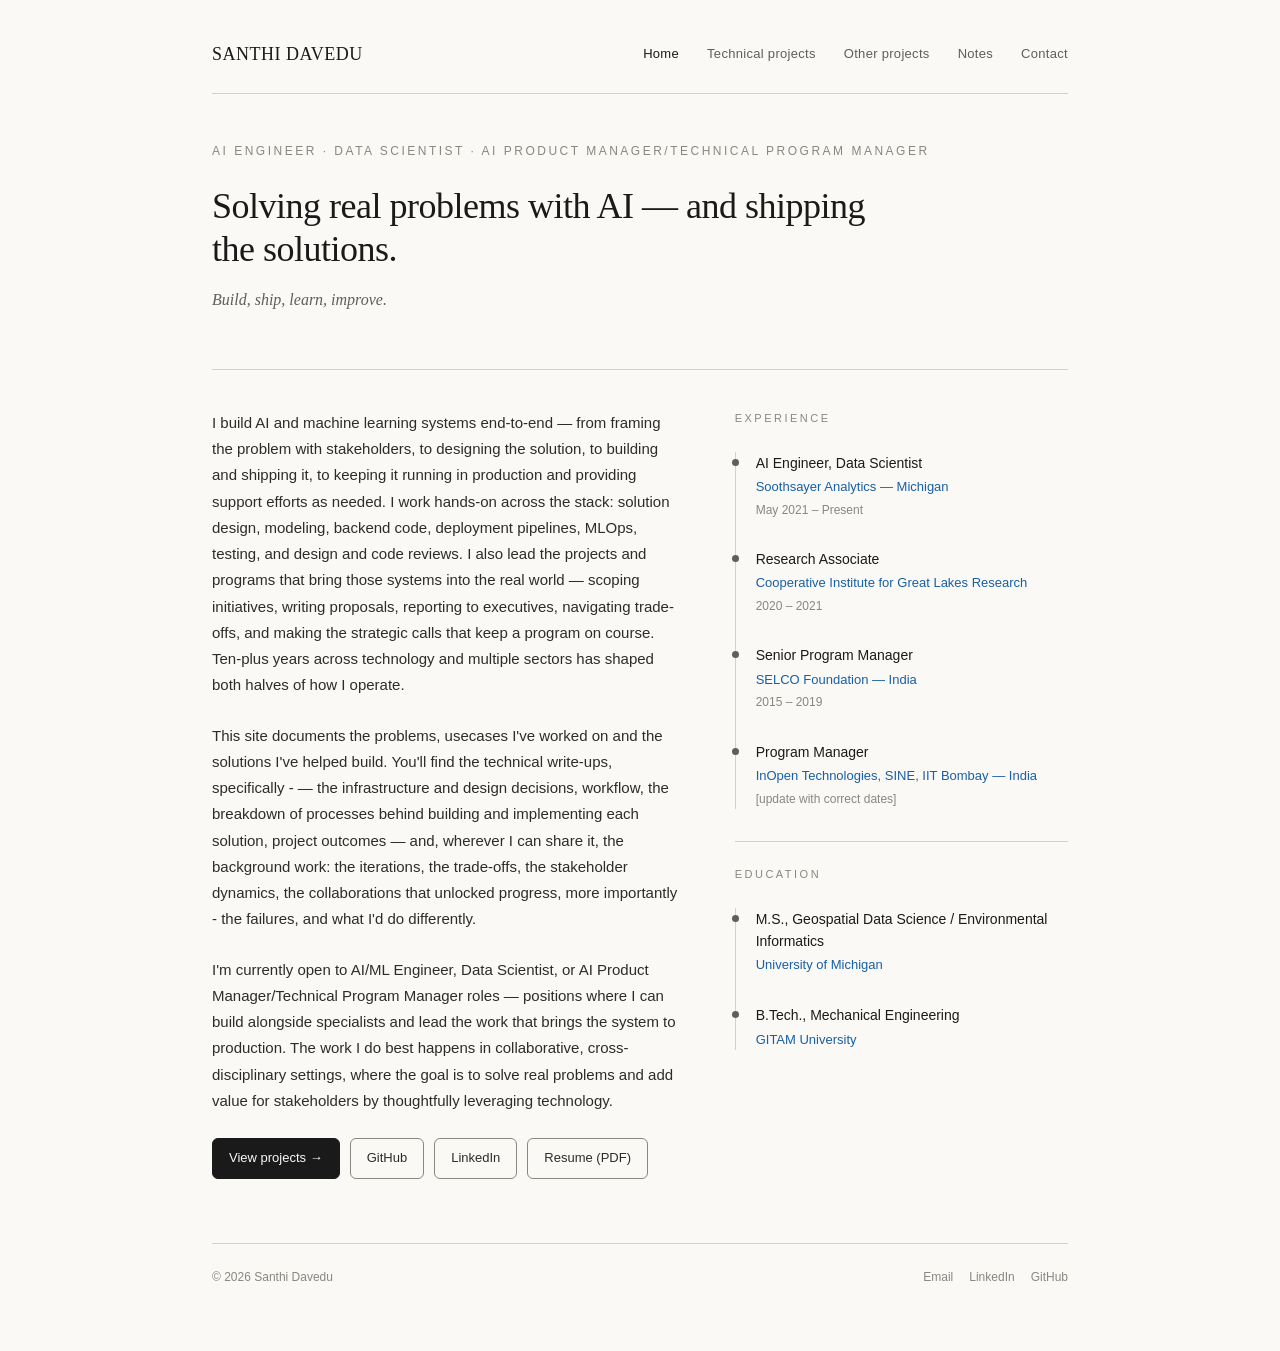
<file: index.html>
<!DOCTYPE html>
<html lang="en">
<head>
  <meta charset="UTF-8">
  <meta name="viewport" content="width=device-width, initial-scale=1.0">
  <title>Santhi Davedu | AI Engineer & Technical Program Manager</title>
  <meta name="description" content="AI Engineer, Data Scientist, and AI Product Manager/Technical Program Manager. Solving enteprise problems and shipping the solutions.">
  <link rel="stylesheet" href="assets/css/style.css">
</head>
<body>
  <div class="page">

    <nav class="topnav">
      <a href="index.html" class="brand">SANTHI DAVEDU</a>
      <div class="navlinks">
        <a href="index.html" class="active">Home</a>
        <a href="technical-projects.html">Technical projects</a>
        <a href="other-projects.html">Other projects</a>
        <a href="notes.html">Notes</a>
        <a href="contact.html">Contact</a>
      </div>
    </nav>

    <header class="hero">
      <div class="eyebrow">AI ENGINEER &middot; DATA SCIENTIST &middot; AI PRODUCT MANAGER/TECHNICAL PROGRAM MANAGER</div>
      <h1>Solving real problems with AI &mdash; and shipping the solutions.</h1>
      <p class="tagline">Build, ship, learn, improve.</p>
    </header>

    <div class="rule"></div>

    <main class="two-col">

      <section class="intro">
        <p>I build AI and machine learning systems end-to-end &mdash; from framing the problem with stakeholders, to designing the solution, to building and shipping it, to keeping it running in production and providing support efforts as needed. I work hands-on across the stack: solution design, modeling, backend code, deployment pipelines, MLOps, testing, and design and code reviews. I also lead the projects and programs that bring those systems into the real world &mdash; scoping initiatives, writing proposals, reporting to executives, navigating trade-offs, and making the strategic calls that keep a program on course. Ten-plus years across technology and multiple sectors has shaped both halves of how I operate.</p>

        <p>This site documents the problems, usecases I've worked on and the solutions I've helped build. You'll find the technical write-ups, specifically - &mdash; the infrastructure and design decisions, workflow, the breakdown of processes behind building and implementing each solution, project outcomes &mdash; and, wherever I can share it, the background work: the iterations, the trade-offs, the stakeholder dynamics, the collaborations that unlocked progress, more importantly - the failures, and what I'd do differently.</p>

        <p>I'm currently open to AI/ML Engineer, Data Scientist, or AI Product Manager/Technical Program Manager roles &mdash; positions where I can build alongside specialists and lead the work that brings the system to production. The work I do best happens in collaborative, cross-disciplinary settings, where the goal is to solve real problems and add value for stakeholders by thoughtfully leveraging technology.</p>

        <div class="ctas">
          <a href="technical-projects.html" class="btn btn-primary">View projects &rarr;</a>
          <a href="https://github.com/santhidave" class="btn">GitHub</a>
          <a href="https://linkedin.com/in/santhidavedu" class="btn">LinkedIn</a>
          <a href="assets/resume.pdf" class="btn">Resume (PDF)</a>
        </div>
      </section>

      <aside class="sidebar">
        <div class="section-label">EXPERIENCE</div>
        <ul class="timeline">
          <li>
            <div class="role">AI Engineer, Data Scientist</div>
            <div class="org">Soothsayer Analytics &mdash; Michigan</div>
            <div class="dates">May 2021 &ndash; Present</div>
          </li>
          <li>
            <div class="role">Research Associate</div>
            <div class="org">Cooperative Institute for Great Lakes Research</div>
            <div class="dates">2020 &ndash; 2021</div>
          </li>
          <li>
            <div class="role">Senior Program Manager</div>
            <div class="org">SELCO Foundation &mdash; India</div>
            <div class="dates">2015 &ndash; 2019</div>
          </li>
          <li>
            <div class="role">Program Manager</div>
            <div class="org">InOpen Technologies, SINE, IIT Bombay &mdash; India</div>
            <div class="dates">[update with correct dates]</div>
          </li>
        </ul>

        <div class="divider"></div>

        <div class="section-label">EDUCATION</div>
        <ul class="timeline">
          <li>
            <div class="role">M.S., Geospatial Data Science / Environmental Informatics</div>
            <div class="org">University of Michigan</div>
          </li>
          <li>
            <div class="role">B.Tech., Mechanical Engineering</div>
            <div class="org">GITAM University</div>
          </li>
        </ul>
      </aside>

    </main>

    <footer class="footer">
      <div>&copy; 2026 Santhi Davedu</div>
      <div class="footlinks">
        <a href="mailto:santhi.davedu@example.com">Email</a>
        <a href="https://linkedin.com/in/santhidavedu">LinkedIn</a>
        <a href="https://github.com/santhidave">GitHub</a>
      </div>
    </footer>

  </div>
</body>
</html>
</file>
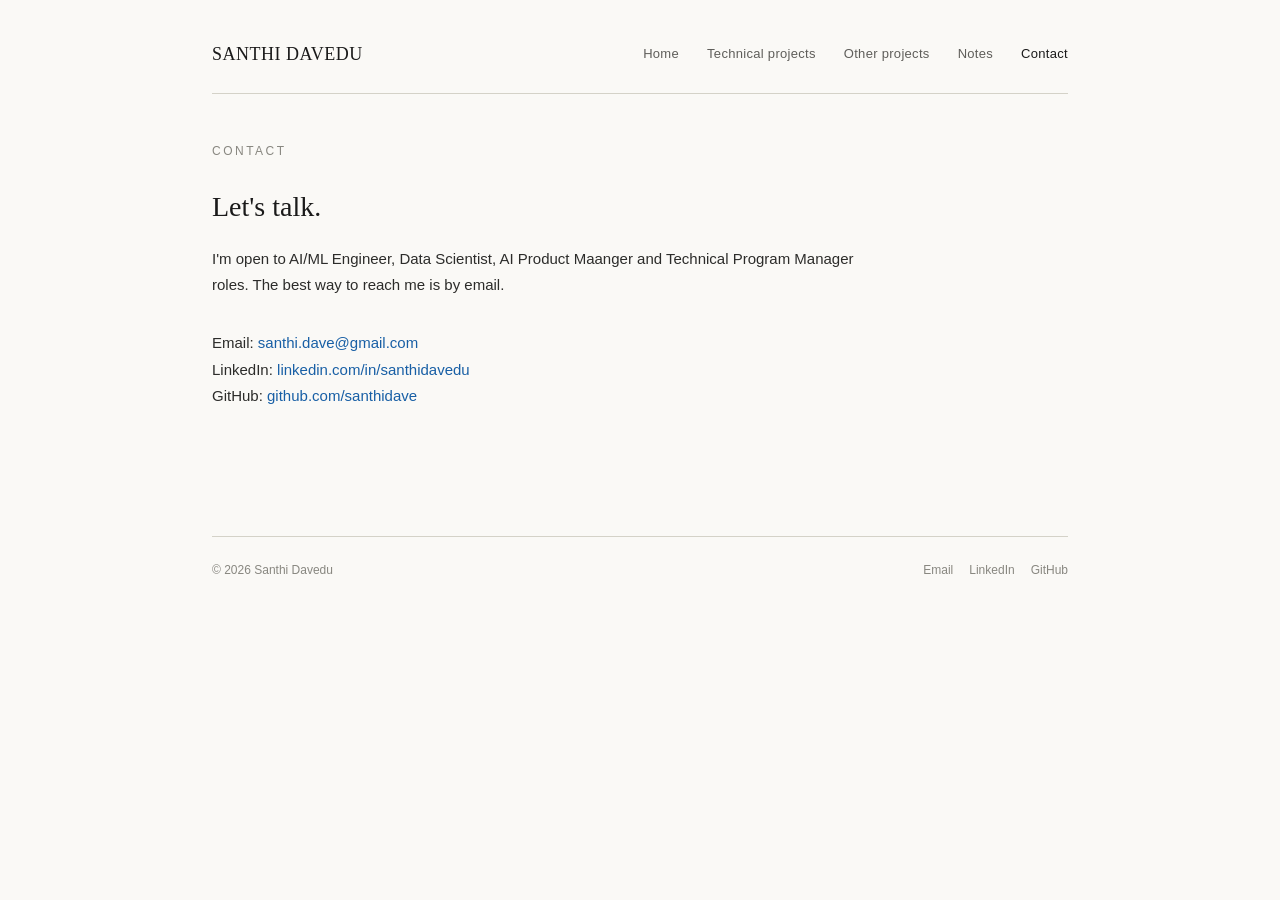
<file: contact.html>
<!DOCTYPE html>
<html lang="en">
<head>
  <meta charset="UTF-8">
  <meta name="viewport" content="width=device-width, initial-scale=1.0">
  <title>Contact | Santhi Davedu</title>
  <link rel="stylesheet" href="assets/css/style.css">
</head>
<body>
  <div class="page">
    <nav class="topnav">
      <a href="index.html" class="brand">SANTHI DAVEDU</a>
      <div class="navlinks">
        <a href="index.html">Home</a>
        <a href="technical-projects.html">Technical projects</a>
        <a href="other-projects.html">Other projects</a>
        <a href="notes.html">Notes</a>
        <a href="contact.html" class="active">Contact</a>
      </div>
    </nav>

    <section class="simple-page">
      <div class="eyebrow">CONTACT</div>
      <h2>Let's talk.</h2>
      <p>I'm open to AI/ML Engineer, Data Scientist, AI Product Maanger and Technical Program Manager roles. The best way to reach me is by email.</p>
      <p style="margin-top: 2rem;">
        <strong style="font-weight: 500;">Email:</strong> <a href="mailto:santhi.dave@gmail.com" style="color: var(--link);">santhi.dave@gmail.com</a><br>
        <strong style="font-weight: 500;">LinkedIn:</strong> <a href="https://linkedin.com/in/santhidavedu" style="color: var(--link);">linkedin.com/in/santhidavedu</a><br>
        <strong style="font-weight: 500;">GitHub:</strong> <a href="https://github.com/santhidave" style="color: var(--link);">github.com/santhidave</a>
      </p>
    </section>

    <footer class="footer">
      <div>&copy; 2026 Santhi Davedu</div>
      <div class="footlinks">
        <a href="mailto:santhi.dave@gmail.com">Email</a>
        <a href="https://linkedin.com/in/santhidavedu">LinkedIn</a>
        <a href="https://github.com/santhidave">GitHub</a>
      </div>
    </footer>
  </div>
</body>
</html>
</file>
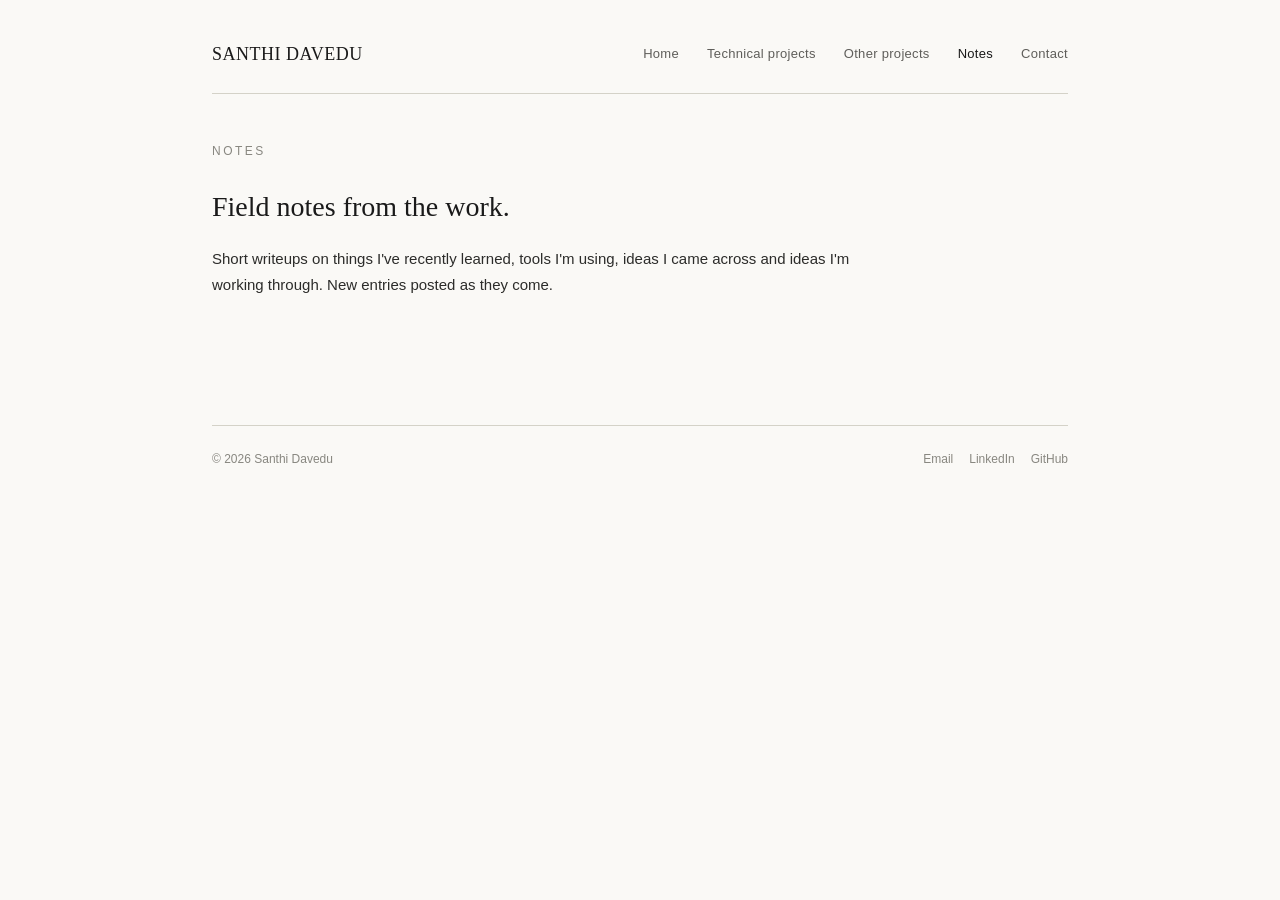
<file: notes.html>
<!DOCTYPE html>
<html lang="en">
<head>
  <meta charset="UTF-8">
  <meta name="viewport" content="width=device-width, initial-scale=1.0">
  <title>Notes | Santhi Davedu</title>
  <link rel="stylesheet" href="assets/css/style.css">
</head>
<body>
  <div class="page">
    <nav class="topnav">
      <a href="index.html" class="brand">SANTHI DAVEDU</a>
      <div class="navlinks">
        <a href="index.html">Home</a>
        <a href="technical-projects.html">Technical projects</a>
        <a href="other-projects.html">Other projects</a>
        <a href="notes.html" class="active">Notes</a>
        <a href="contact.html">Contact</a>
      </div>
    </nav>

    <section class="simple-page">
      <div class="eyebrow">NOTES</div>
      <h2>Field notes from the work.</h2>
      <p>Short writeups on things I've recently learned, tools I'm using, ideas I came across and ideas I'm working through. New entries posted as they come.</p>
    </section>

    <footer class="footer">
      <div>&copy; 2026 Santhi Davedu</div>
      <div class="footlinks">
        <a href="mailto:santhi.dave@gmail.com">Email</a>
        <a href="https://linkedin.com/in/santhidavedu">LinkedIn</a>
        <a href="https://github.com/santhidave">GitHub</a>
      </div>
    </footer>
  </div>
</body>
</html>
</file>
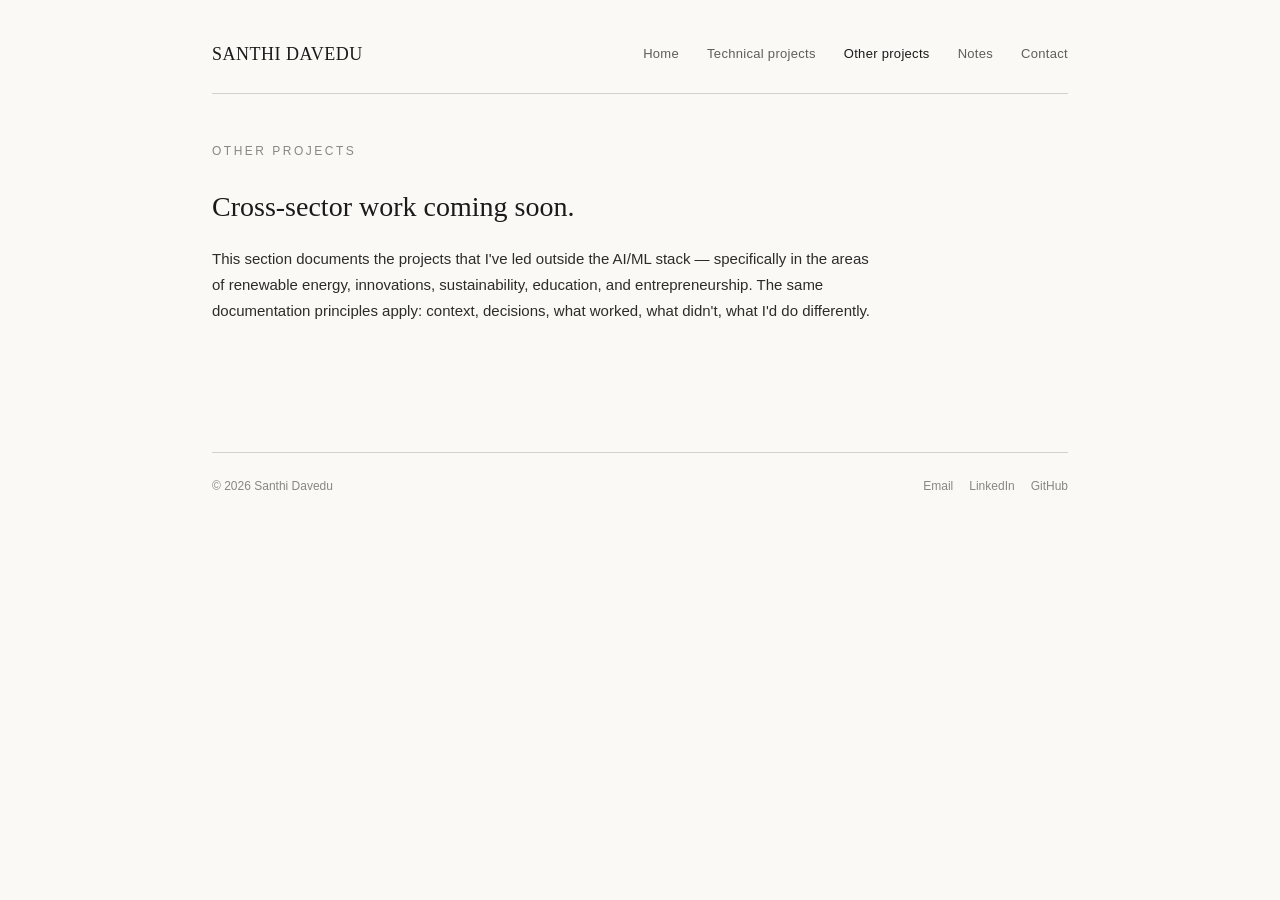
<file: other-projects.html>
<!DOCTYPE html>
<html lang="en">
<head>
  <meta charset="UTF-8">
  <meta name="viewport" content="width=device-width, initial-scale=1.0">
  <title>Other projects | Santhi Davedu</title>
  <link rel="stylesheet" href="assets/css/style.css">
</head>
<body>
  <div class="page">
    <nav class="topnav">
      <a href="index.html" class="brand">SANTHI DAVEDU</a>
      <div class="navlinks">
        <a href="index.html">Home</a>
        <a href="technical-projects.html">Technical projects</a>
        <a href="other-projects.html" class="active">Other projects</a>
        <a href="notes.html">Notes</a>
        <a href="contact.html">Contact</a>
      </div>
    </nav>

    <section class="simple-page">
      <div class="eyebrow">OTHER PROJECTS</div>
      <h2>Cross-sector work coming soon.</h2>
      <p>This section documents the projects that I've led outside the AI/ML stack &mdash; specifically in the areas of renewable energy, innovations, sustainability, education, and entrepreneurship. The same documentation principles apply: context, decisions, what worked, what didn't, what I'd do differently.</p>
    </section>

    <footer class="footer">
      <div>&copy; 2026 Santhi Davedu</div>
      <div class="footlinks">
        <a href="mailto:santhi.dave@gmail.com">Email</a>
        <a href="https://linkedin.com/in/santhidavedu">LinkedIn</a>
        <a href="https://github.com/santhidave">GitHub</a>
      </div>
    </footer>
  </div>
</body>
</html>
</file>
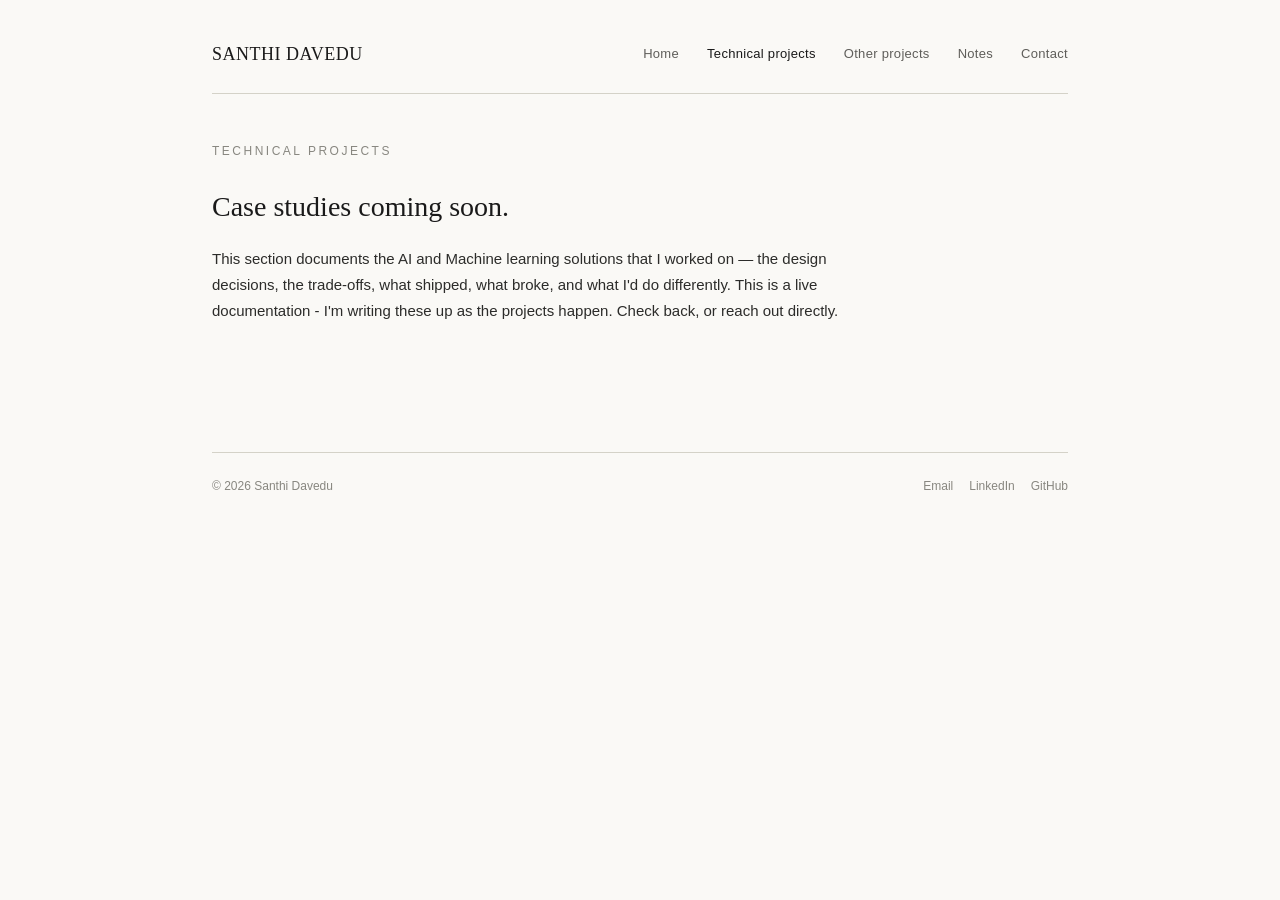
<file: technical-projects.html>
<!DOCTYPE html>
<html lang="en">
<head>
  <meta charset="UTF-8">
  <meta name="viewport" content="width=device-width, initial-scale=1.0">
  <title>Technical projects | Santhi Davedu</title>
  <link rel="stylesheet" href="assets/css/style.css">
</head>
<body>
  <div class="page">
    <nav class="topnav">
      <a href="index.html" class="brand">SANTHI DAVEDU</a>
      <div class="navlinks">
        <a href="index.html">Home</a>
        <a href="technical-projects.html" class="active">Technical projects</a>
        <a href="other-projects.html">Other projects</a>
        <a href="notes.html">Notes</a>
        <a href="contact.html">Contact</a>
      </div>
    </nav>

    <section class="simple-page">
      <div class="eyebrow">TECHNICAL PROJECTS</div>
      <h2>Case studies coming soon.</h2>
      <p>This section documents the AI and Machine learning solutions that I worked on &mdash; the design decisions, the trade-offs, what shipped, what broke, and what I'd do differently. This is a live documentation - I'm writing these up as the projects happen. Check back, or reach out directly.</p>
    </section>

    <footer class="footer">
      <div>&copy; 2026 Santhi Davedu</div>
      <div class="footlinks">
        <a href="mailto:santhi.dave@gmail.com">Email</a>
        <a href="https://linkedin.com/in/santhidavedu">LinkedIn</a>
        <a href="https://github.com/santhidave">GitHub</a>
      </div>
    </footer>
  </div>
</body>
</html>
</file>
<file: assets/css/style.css>
:root {
  --bg: #FAF9F6;
  --ink: #1a1a1a;
  --ink-soft: #2c2c2a;
  --muted: #5f5e5a;
  --mute2: #888780;
  --rule: #d4d2c8;
  --link: #185fa5;
  --serif: Georgia, "Times New Roman", serif;
  --sans: -apple-system, BlinkMacSystemFont, "Inter", "Helvetica Neue", Arial, sans-serif;
}

* { box-sizing: border-box; }

body {
  margin: 0;
  font-family: var(--sans);
  background: var(--bg);
  color: var(--ink-soft);
  -webkit-font-smoothing: antialiased;
  line-height: 1.6;
}

a { color: inherit; text-decoration: none; }
a:hover { text-decoration: underline; }

.page {
  max-width: 920px;
  margin: 0 auto;
  padding: 2.5rem 2rem 4rem;
}

.topnav {
  display: flex;
  justify-content: space-between;
  align-items: center;
  padding-bottom: 1.5rem;
  border-bottom: 0.5px solid var(--rule);
}
.brand {
  font-family: var(--serif);
  font-size: 18px;
  font-weight: 500;
  letter-spacing: 0.5px;
  color: var(--ink);
}
.navlinks {
  display: flex;
  gap: 28px;
  font-size: 13px;
  letter-spacing: 0.3px;
  color: var(--muted);
}
.navlinks a.active { color: var(--ink); font-weight: 500; }
.navlinks a:hover { color: var(--ink); text-decoration: none; }

.hero { padding: 3rem 0 2rem; }
.eyebrow {
  font-size: 12px;
  letter-spacing: 2.5px;
  color: var(--mute2);
  margin-bottom: 1.5rem;
  font-weight: 500;
}
h1 {
  font-family: var(--serif);
  font-size: 36px;
  font-weight: 500;
  line-height: 1.2;
  margin: 0 0 1rem;
  max-width: 660px;
  color: var(--ink);
  letter-spacing: -0.5px;
}
.tagline {
  font-family: var(--serif);
  font-size: 16px;
  font-style: italic;
  color: var(--muted);
  margin: 0;
}

.rule {
  border-top: 0.5px solid var(--rule);
  margin: 1.5rem 0 2.5rem;
}

.two-col {
  display: grid;
  grid-template-columns: minmax(0, 1.4fr) minmax(0, 1fr);
  gap: 3.5rem;
}

.intro p {
  font-size: 15px;
  line-height: 1.75;
  margin: 0 0 1.5rem;
}

.ctas {
  display: flex;
  gap: 10px;
  flex-wrap: wrap;
  margin-top: 0.5rem;
}
.btn {
  font-size: 13px;
  padding: 9px 16px;
  border: 0.5px solid var(--mute2);
  border-radius: 6px;
  color: var(--ink-soft);
  transition: background 0.15s, color 0.15s;
}
.btn:hover {
  text-decoration: none;
  background: var(--ink);
  color: var(--bg);
  border-color: var(--ink);
}
.btn-primary {
  background: var(--ink);
  color: var(--bg);
  border-color: var(--ink);
}
.btn-primary:hover {
  background: var(--ink-soft);
}

.sidebar { font-size: 14px; }
.section-label {
  font-size: 11px;
  letter-spacing: 2.5px;
  color: var(--mute2);
  margin-bottom: 1.5rem;
  font-weight: 500;
}
.timeline {
  list-style: none;
  margin: 0;
  padding: 0 0 0 1.25rem;
  border-left: 0.5px solid var(--rule);
  position: relative;
}
.timeline li {
  position: relative;
  margin-bottom: 1.75rem;
}
.timeline li:last-child { margin-bottom: 0.5rem; }
.timeline li::before {
  content: "";
  position: absolute;
  left: -1.5rem;
  top: 7px;
  width: 7px;
  height: 7px;
  border-radius: 50%;
  background: var(--muted);
}
.role { font-weight: 500; color: var(--ink); margin-bottom: 3px; }
.org { color: var(--link); margin-bottom: 3px; font-size: 13px; }
.dates { color: var(--mute2); font-size: 12px; }

.divider {
  border-top: 0.5px solid var(--rule);
  margin: 2rem 0 1.5rem;
}

.footer {
  display: flex;
  justify-content: space-between;
  align-items: center;
  margin-top: 4rem;
  padding-top: 1.5rem;
  border-top: 0.5px solid var(--rule);
  font-size: 12px;
  color: var(--mute2);
}
.footlinks { display: flex; gap: 16px; }

.simple-page {
  padding: 3rem 0;
  max-width: 660px;
}
.simple-page h2 {
  font-family: var(--serif);
  font-size: 28px;
  font-weight: 500;
  margin: 0 0 1rem;
  color: var(--ink);
}
.simple-page p {
  font-size: 15px;
  line-height: 1.75;
  color: var(--ink-soft);
}

@media (max-width: 720px) {
  .page { padding: 1.5rem 1.25rem 3rem; }
  .topnav { flex-direction: column; align-items: flex-start; gap: 1rem; }
  .navlinks { gap: 16px; flex-wrap: wrap; font-size: 12px; }
  .hero { padding: 2rem 0 1.5rem; }
  h1 { font-size: 28px; }
  .two-col { grid-template-columns: 1fr; gap: 2.5rem; }
  .footer { flex-direction: column; gap: 1rem; align-items: flex-start; }
}
</file>
